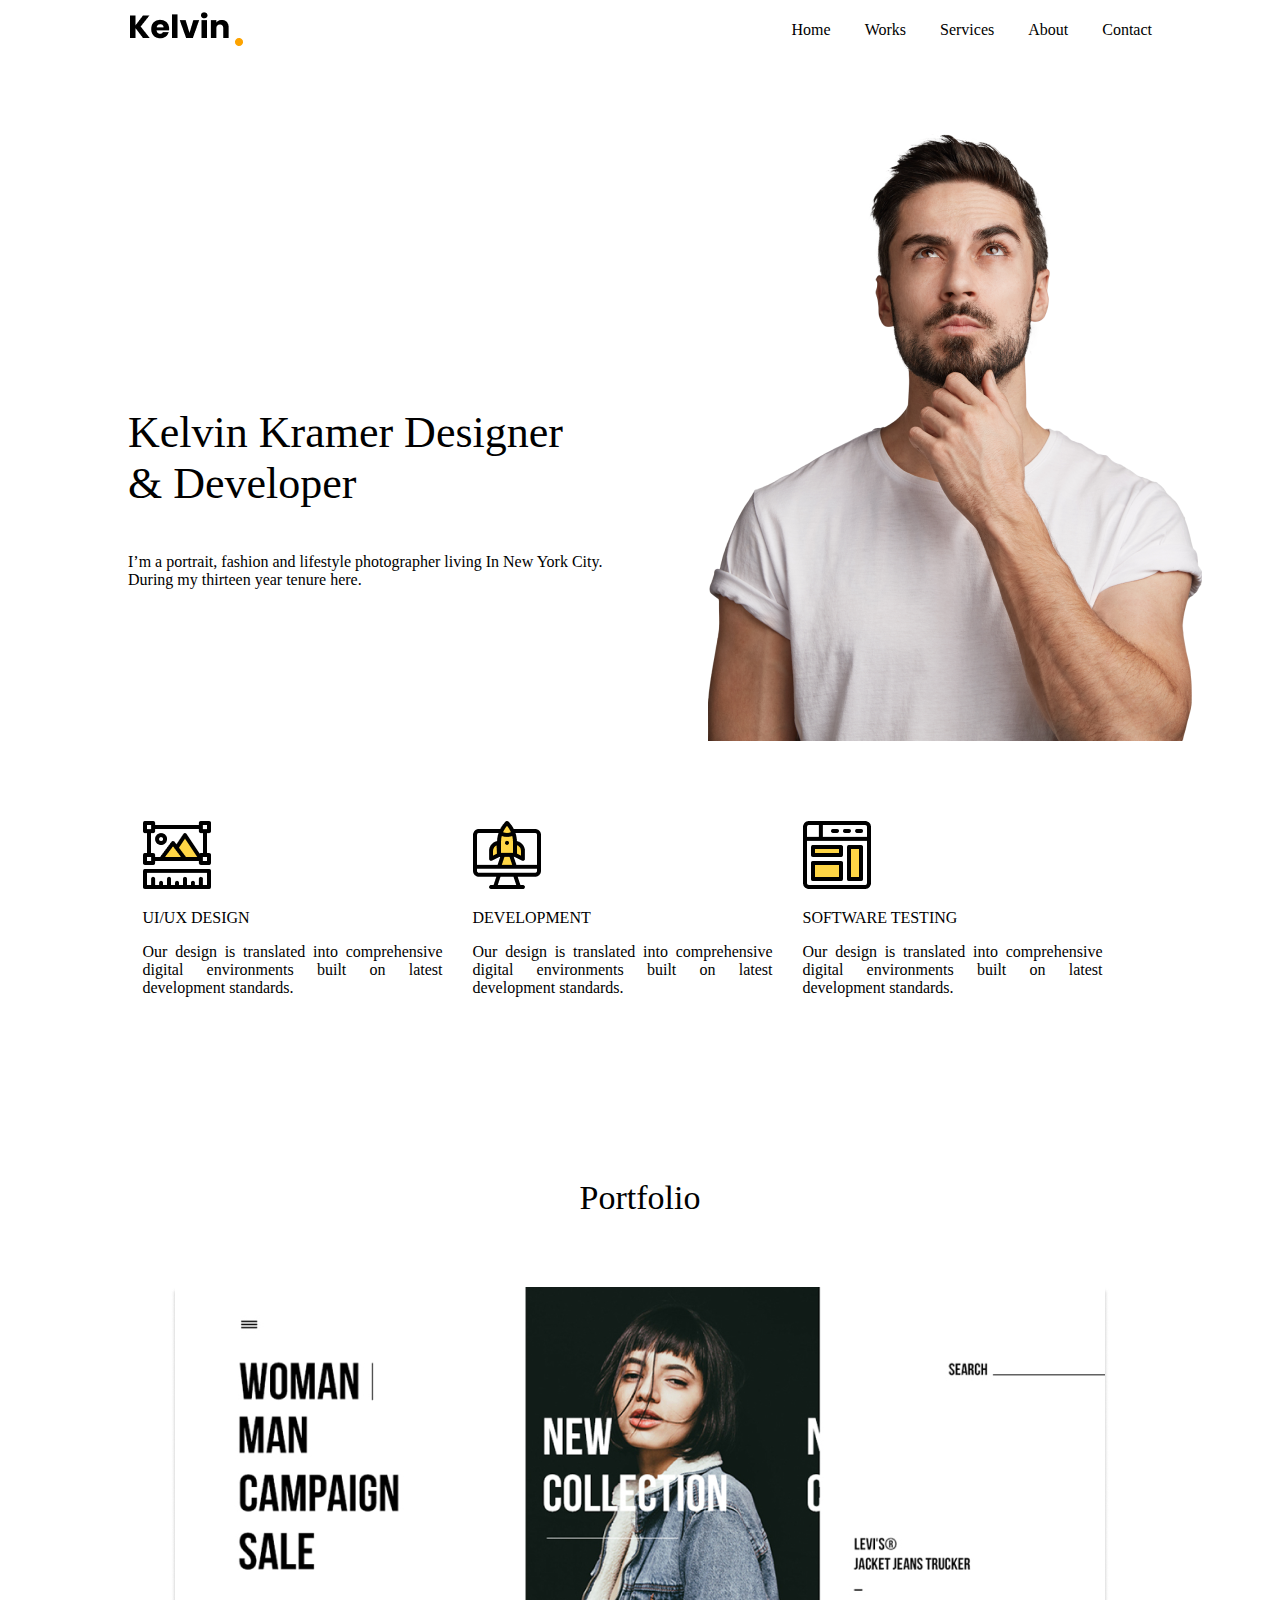
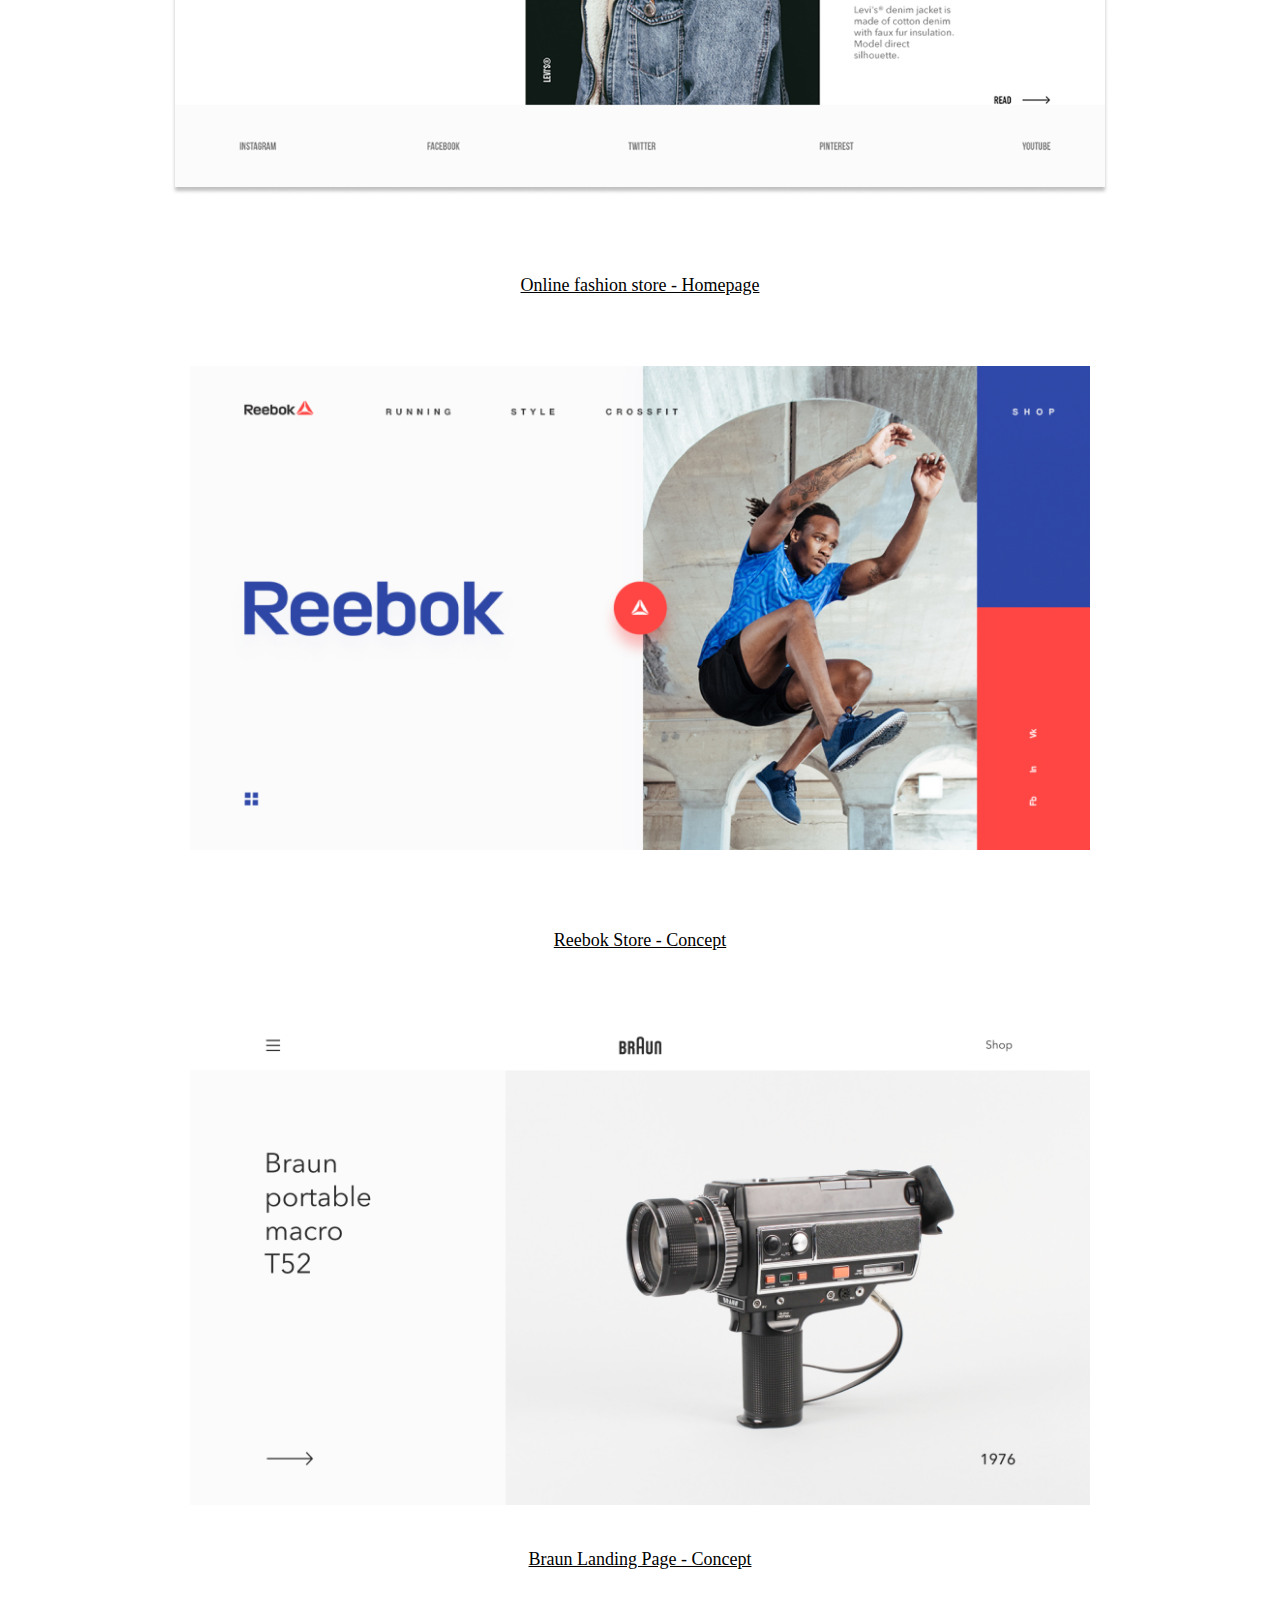
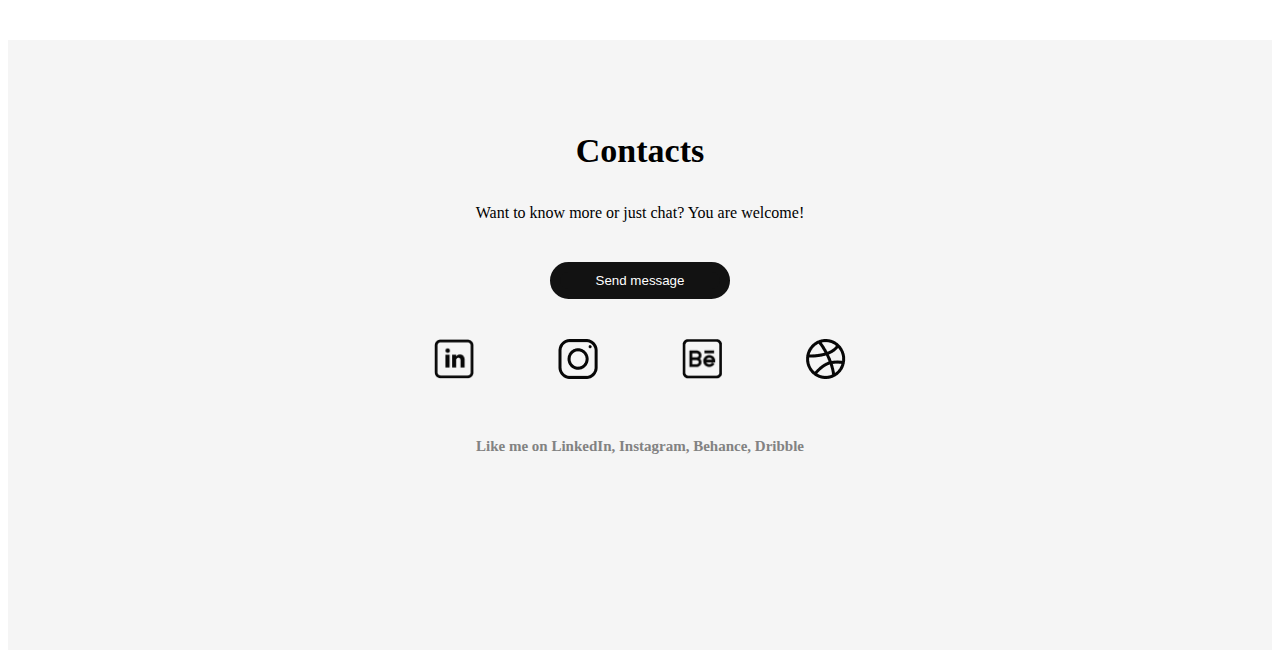
<file: index.html>
<!DOCTYPE html>
<html lang="en">
  <head>
    <meta charset="UTF-8" />
    <meta name="viewport" content="width=device-width, initial-scale=1.0" />
    <link rel="stylesheet" href="./style.css" />
    <title>Document</title>
  </head>
  <body>
    <div class="wrapper">
      <div class="container">
        <header>
          <div class="logo"><img src="./LOGO.png" alt="" /></div>
          <div class="burger-menu">
            <span></span>
            <span></span>
            <span></span>
          </div>
          <div class="dropdown-menu">
            <ul>
              <li>Home</li>
              <div></div>
              <li>Works</li>
              <div></div>
              <li>Services</li>
              <div></div>
              <li>About</li>
              <div></div>
              <li>Contact</li>
              <div></div>
            </ul>
          </div>
          <div class="hed-li">
            <ul>
              <li>Home</li>
              <li>Works</li>
              <li>Services</li>
              <li>About</li>
              <li>Contact</li>
            </ul>
          </div>
        </header>
        <main class="main">
          <section>
            <div class="p2">
              <p class="b">Kelvin Kramer Designer & Developer</p>
              <p class="s">
                I’m a portrait, fashion and lifestyle photographer living In New
                York City. During my thirteen year tenure here.
              </p>
            </div>
            <div class="muzik">
              <img src="./hero.png" alt="" />
            </div>
          </section>
          <section>
            <div class="cards">
              <div class="c1">
                <img src="./graphic 1 (1).png" alt="" />
                <p class="up">UI/UX Design</p>
                <p>
                  Our design is translated into comprehensive digital
                  environments built on latest development standards.
                </p>
              </div>
              <div class="c2">
                <img src="./startup 1.png" alt="" />
                <p class="up">Development</p>
                <p>
                  Our design is translated into comprehensive digital
                  environments built on latest development standards.
                </p>
              </div>
              <div class="c3">
                <img src="./browser 1.png" alt="" />
                <p class="up">software testing</p>
                <p>
                  Our design is translated into comprehensive digital
                  environments built on latest development standards.
                </p>
              </div>
            </div>
          </section>
          <section>
            <div class="dura">
              <p class="por">Portfolio</p>
              <img src="./Слой 8 (1).png" alt="" />
            </div>
          </section>
          <section>
            <div class="negr">
              <a href="#">Online fashion store - Homepage</a>
              <img src="./reebok_web.jpg" alt="" />
            </div>
          </section>
          <section>
            <div class="kamera">
              <a href="#">Reebok Store - Concept</a>
              <img src="./reebok_web.png" alt="" />
              <a href="#" class="double">Braun Landing Page - Concept</a>
            </div>
          </section>
        </main>
      </div>
      <footer class="footer">
        <div class="Contact">
          <div class="b1">
            <p>Contacts</p>
            <span>Want to know more or just chat? You are welcome!</span>
            <div class="but">
              <button>Send message</button>
            </div>
            <div class="images">
              <img src="./LinkedIn.png" alt="" />
              <img src="./Instargam.png" alt="" />
              <img src="./behance.png" alt="" />
              <img src="./Dribble.png" alt="" />
            </div>
            <div class="konec">
              <p>Like me on LinkedIn, Instagram, Behance, Dribble</p>
            </div>
          </div>
        </div>
      </footer>
    </div>
  </body>
</html>
</file>
<file: style.css>
.container {
  max-width: 1024px;
  margin: 0 auto;
}
header {
  height: 44px;
  display: flex;
  justify-content: space-between;
  align-items: center;
}
.hed-li li {
  display: inline-block;
  margin-left: 30px;
}
.b {
  font-size: 44px;
  width: 80%;
}
.s {
  width: 90%;
}
.p2 {
  margin-top: 235px;
}
section {
  display: flex;
  margin-top: 76px;
  justify-content: center;
}
.muzik {
  max-width: 444px;
}
.cards {
  display: flex;
  margin-right: 5px;
}
.up {
  text-transform: uppercase;
  max-width: 100%;
}
.dura p {
  margin-top: 90px;
  margin-bottom: 70px;
  font-size: 34px;
  display: block;
  text-align: center;
}
.dura img {
  max-width: 100%;
}
.negr a {
  color: black;
  font-size: 18px;
  display: block;
  text-align: center;
  margin-bottom: 70px;
}
.negr img {
  max-width: 100%;
  width: 900px;
}
.kamera a {
  color: black;
  font-size: 18px;
  display: block;
  text-align: center;
  margin-bottom: 70px;
}
.kamera img {
  max-width: 100%;
  width: 900px;
}
.double {
  margin-top: 40px;
}
.footer {
  height: 610px;
  background-color: whitesmoke;
}
.Contact {
  display: flex;
  height: 430px;
  justify-content: center;
  text-align: center;
  align-items: flex-end;
}
.b1 p {
  font-size: 34px;
  font-weight: 700;
}
button {
  width: 180px;
  color: #fff;
  background-color: #121212;
  border-width: 10px;
  border-radius: 20px;
  border-style: solid;
  border-color: #121212;
  margin-top: 40px;
}
.images img {
  width: 40px;
  height: 40px;
  margin: 40px;
}
.images {
  margin-top: 40;
}
.konec p {
  font-size: 15px;
  color: #828282;
}

.burger-menu {
  display: none;
  flex-direction: column;
  gap: 4px;
  cursor: pointer;
  width: 30px;
  height: 30px;
  z-index: 5;
  margin-left: 10px;
}

.burger-menu span {
  width: 30px;
  height: 4px;
  background-color: #000;
}
.dropdown-menu div {
  width: 100%;
  background-color: #121212;
  height: 2px;
}

.c1 {
  margin-right: 30px;
  text-align: justify;
  p {
    max-width: 300px;
  }
}
.c2 {
  margin-right: 30px;
  text-align: justify;
  p {
    max-width: 300px;
  }
}
.c3 {
  margin-right: 30px;
  text-align: justify;
  p {
    max-width: 300px;
  }
}
.dropdown-menu {
  display: none;
  position: fixed;
  width: 100%;
  height: 100%;
  top: 0;
  bottom: 0;
  left: 0;
  right: 0;

  ul {
    padding: 0;
    list-style: none;
    text-align: center;
    background: #bcbdac;
    width: 100%;
    height: 100%;

    li {
      padding: 44px;
      text-align: center;
      text-transform: uppercase;
      font-size: 19px;
    }

    li:hover {
      background: #828282;
    }
  }
}

.burger-menu:hover span {
  transition: transform 500ms ease-in-out;
  &:nth-child(1) {
    transform: rotate(60deg);
  }

  &:nth-child(2) {
    transform: rotate(-60deg);
  }

  &:nth-child(3) {
    display: none;
  }
}

.burger-menu:hover + .dropdown-menu {
  display: block;
}

@media (max-width: 768px) {
  .hed-li {
    display: none;
  }
  .burger-menu {
    display: flex;
    margin-top: 10px;
  }
  .c1 p {
    max-width: 400px;
    font-size: 20px;
  }
  .c2 p {
    max-width: 400px;
    font-size: 20px;
  }
  .c3 p {
    max-width: 400px;
    font-size: 20px;
  }
  .s {
  }
  .cards {
    flex-direction: column;
    align-items: center;
  }
  section {
    flex-direction: column;
    align-items: center;
  }
  .muzik img {
    width: 296px;
  }
  .p2 {
    margin-left: 100px;
  }
}
</file>
